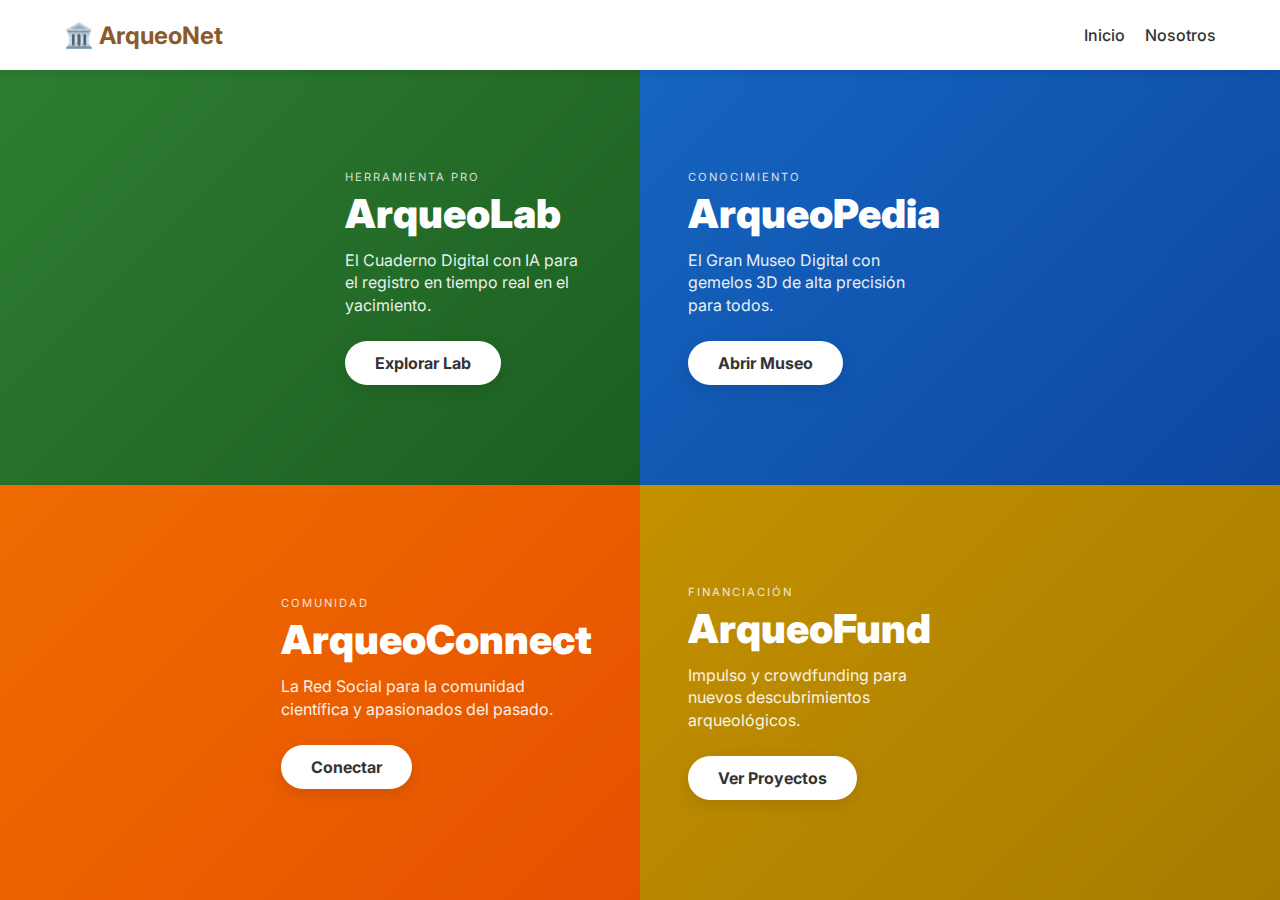
<file: Arqueonet/05-02-26/index.html>
<!DOCTYPE html>
<html lang="es">
<head>
    <meta charset="UTF-8">
    <meta name="viewport" content="width=device-width, initial-scale=1.0">
    <title>ArqueoNet - Hub Central</title>
    <link rel="stylesheet" href="style.css">
</head>
<body>
    <header>
        <nav class="navbar">
            <div class="logo">🏛️ ArqueoNet</div>
            <ul class="nav-links">
                <li><a href="#">Inicio</a></li>
                <li><a href="#">Nosotros</a></li>
            </ul>
        </nav>
    </header>

    <main class="main-grid">
        <section class="grid-item lab">
            <div class="image-side img-lab"></div>
            <div class="text-side">
                <span class="tag">Herramienta Pro</span>
                <h1>ArqueoLab</h1>
                <p>El Cuaderno Digital con IA para el registro en tiempo real en el yacimiento.</p>
                <a href="#" class="btn-visit">Explorar Lab</a>
            </div>
        </section>

        <section class="grid-item pedia">
            <div class="text-side">
                <span class="tag">Conocimiento</span>
                <h1>ArqueoPedia</h1>
                <p>El Gran Museo Digital con gemelos 3D de alta precisión para todos.</p>
                <a href="#" class="btn-visit">Abrir Museo</a>
            </div>
            <div class="image-side img-pedia"></div>
        </section>

        <section class="grid-item connect">
            <div class="image-side img-connect"></div>
            <div class="text-side">
                <span class="tag">Comunidad</span>
                <h1>ArqueoConnect</h1>
                <p>La Red Social para la comunidad científica y apasionados del pasado.</p>
                <a href="#" class="btn-visit">Conectar</a>
            </div>
        </section>

        <section class="grid-item fund">
            <div class="text-side">
                <span class="tag">Financiación</span>
                <h1>ArqueoFund</h1>
                <p>Impulso y crowdfunding para nuevos descubrimientos arqueológicos.</p>
                <a href="#" class="btn-visit">Ver Proyectos</a>
            </div>
            <div class="image-side img-fund"></div>
        </section>
    </main>
</body>
</html>
</file>
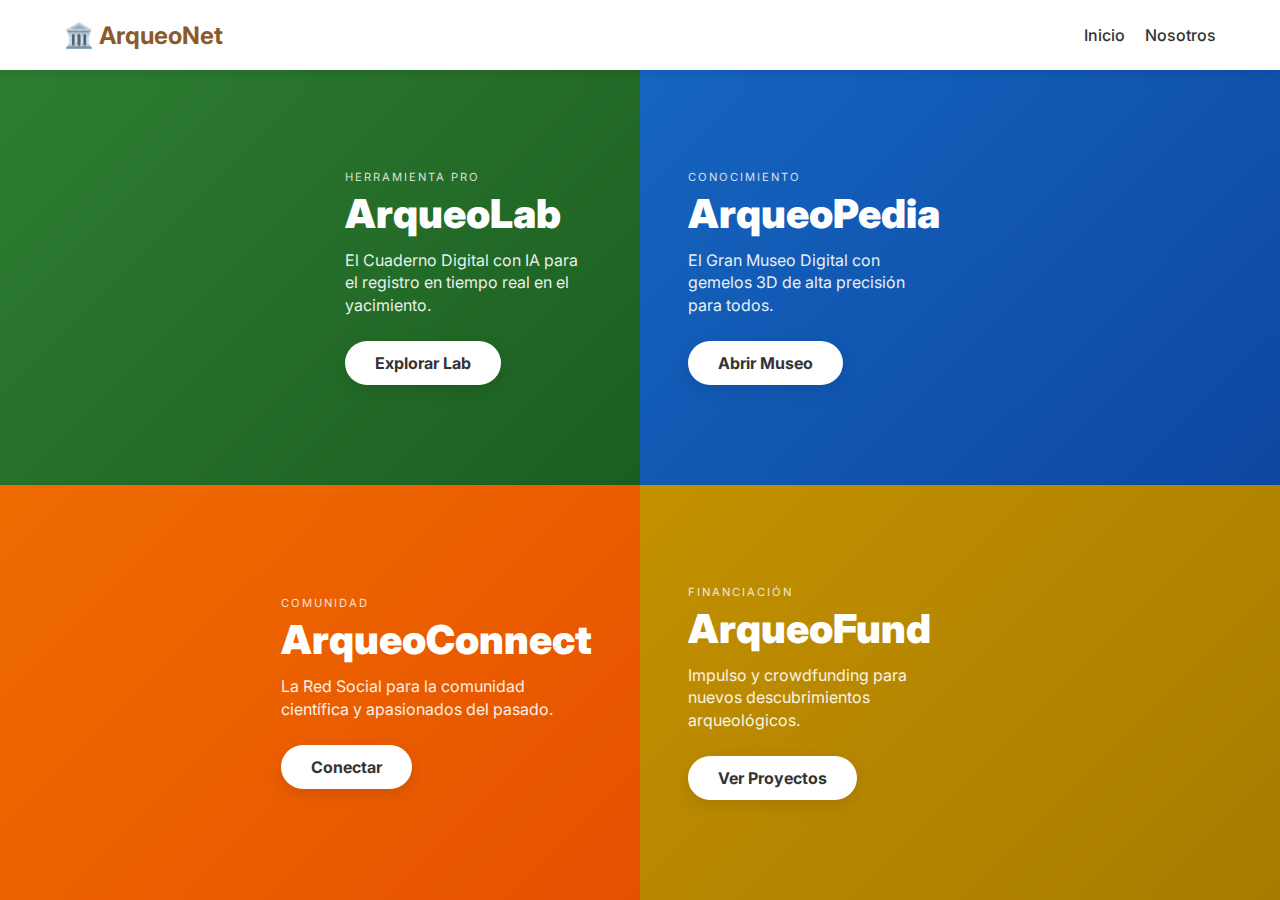
<file: Arqueonet/06-02-26/index.html>
<!DOCTYPE html>
<html lang="es">
<head>
    <meta charset="UTF-8">
    <meta name="viewport" content="width=device-width, initial-scale=1.0">
    <title>ArqueoNet - Hub Central</title>
    <link rel="stylesheet" href="style.css">
</head>
<body>
    <header>
        <nav class="navbar">
            <div class="logo">🏛️ ArqueoNet</div>
            <ul class="nav-links">
                <li><a href="#">Inicio</a></li>
                <li><a href="#">Nosotros</a></li>
            </ul>
        </nav>
    </header>

    <main class="main-grid">
        <section class="grid-item lab">
            <div class="image-side img-lab"></div>
            <div class="text-side">
                <span class="tag">Herramienta Pro</span>
                <h1>ArqueoLab</h1>
                <p>El Cuaderno Digital con IA para el registro en tiempo real en el yacimiento.</p>
                <a href="arqueolab.html" class="btn-visit">Explorar Lab</a>
            </div>
        </section>

        <section class="grid-item pedia">
            <div class="text-side">
                <span class="tag">Conocimiento</span>
                <h1>ArqueoPedia</h1>
                <p>El Gran Museo Digital con gemelos 3D de alta precisión para todos.</p>
                <a href="arqueopedia.html" class="btn-visit">Abrir Museo</a>
            </div>
            <div class="image-side img-pedia"></div>
        </section>

        <section class="grid-item connect">
            <div class="image-side img-connect"></div>
            <div class="text-side">
                <span class="tag">Comunidad</span>
                <h1>ArqueoConnect</h1>
                <p>La Red Social para la comunidad científica y apasionados del pasado.</p>
                <a href="connect.html" class="btn-visit">Conectar</a>
            </div>
        </section>

        <section class="grid-item fund">
            <div class="text-side">
                <span class="tag">Financiación</span>
                <h1>ArqueoFund</h1>
                <p>Impulso y crowdfunding para nuevos descubrimientos arqueológicos.</p>
                <a href="fund.html" class="btn-visit">Ver Proyectos</a>
            </div>
            <div class="image-side img-fund"></div>
        </section>
    </main>
</body>
</html>
</file>
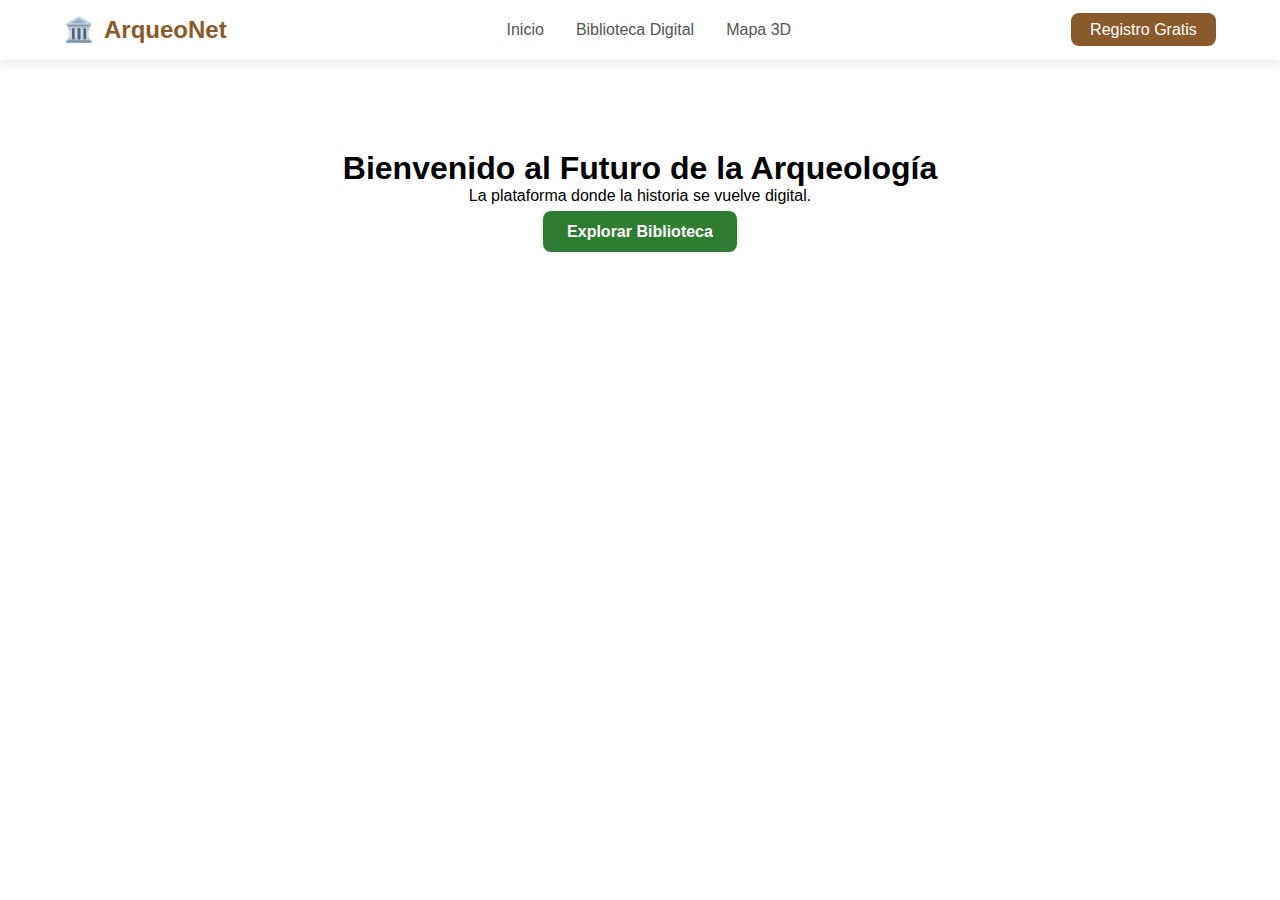
<file: Arqueonet/30-01-26/index.html>
<!DOCTYPE html>
<html lang="es">
<head>
    <meta charset="UTF-8">
    <meta name="viewport" content="width=device-width, initial-scale=1.0">
    <title>ArqueoNet - Inicio</title>
    <link rel="stylesheet" href="style.css">
</head>
<body>
    <header>
        <nav class="navbar">
            <div class="logo"><span>🏛️</span> ArqueoNet</div>
            <ul class="nav-links">
                <li><a href="index.html">Inicio</a></li>
                <li><a href="biblioteca.html">Biblioteca Digital</a></li>
                <li><a href="#">Mapa 3D</a></li>
            </ul>
            <div class="nav-buttons">
                <a href="#" class="btn-signup">Registro Gratis</a>
            </div>
        </nav>
    </header>

    <main class="container">
        <section style="text-align: center; margin-top: 50px;">
            <h1>Bienvenido al Futuro de la Arqueología</h1>
            <p>La plataforma donde la historia se vuelve digital.</p>
            <br>
            <a href="biblioteca.html" class="btn-primary" style="text-decoration: none;">Explorar Biblioteca</a>
        </section>
    </main>
</body>
</html>
</file>
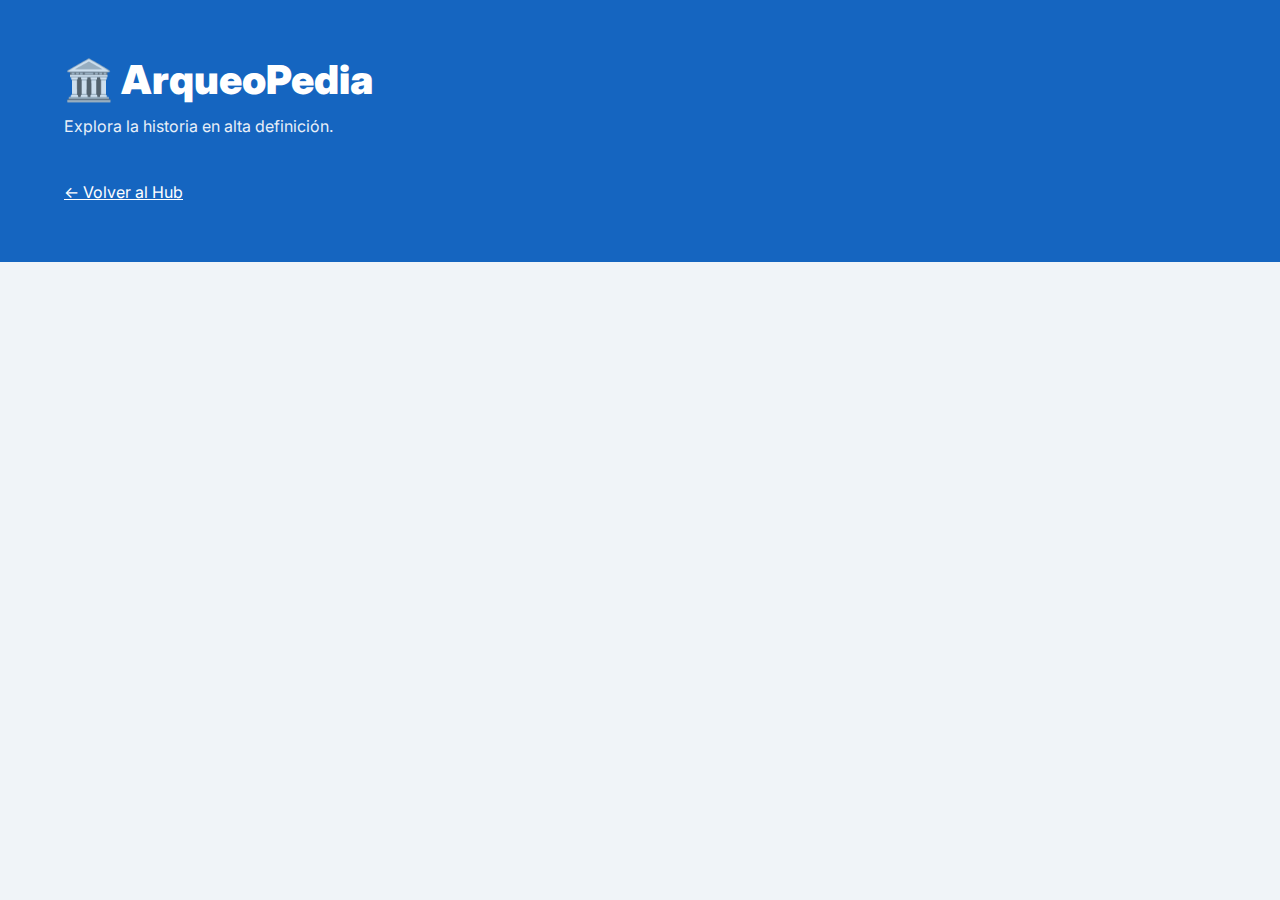
<file: Arqueonet/06-02-26/arqueopedia.html>
<!DOCTYPE html>
<html lang="es">
<head>
    <meta charset="UTF-8">
    <title>ArqueoPedia - Museo 3D</title>
    <link rel="stylesheet" href="style.css">
    <style>
        body { background: #f0f4f8; }
        .header-pedia { background: #1565c0; color: white; padding: 60px 5%; }
    </style>
</head>
<body>
    <header class="header-pedia">
        <h1>🏛️ ArqueoPedia</h1>
        <p>Explora la historia en alta definición.</p>
        <br>
        <a href="index.html" style="color: white;">← Volver al Hub</a>
    </header>
</body>
</html>
</file>
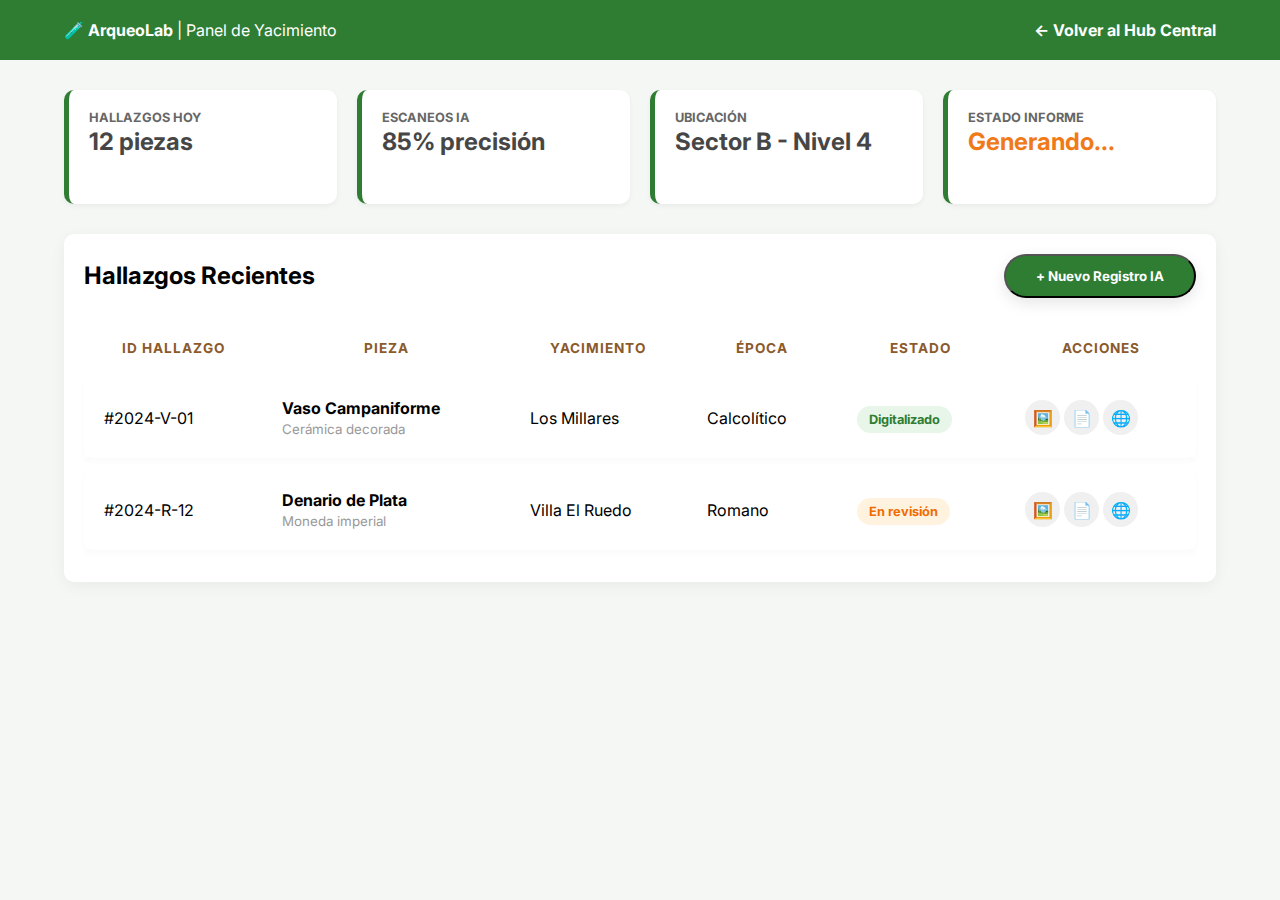
<file: Arqueonet/12-02-26/arqueolab.html>
<!DOCTYPE html>
<html lang="es">
<head>
    <meta charset="UTF-8">
    <meta name="viewport" content="width=device-width, initial-scale=1.0">
    <title>ArqueoLab - Registro Digital</title>
    <link rel="stylesheet" href="style.css">
    <style>
        body { background-color: #f4f7f4; }
        .lab-nav { background: #2e7d32; color: white; padding: 20px 5%; display: flex; justify-content: space-between; align-items: center; }
        .lab-nav a { color: white; text-decoration: none; font-weight: bold; }
        
        .stats-bar { display: grid; grid-template-columns: repeat(auto-fit, minmax(200px, 1fr)); gap: 20px; margin: 30px 5%; }
        .stat-card { background: white; padding: 20px; border-radius: 10px; box-shadow: 0 2px 5px rgba(0,0,0,0.05); border-left: 5px solid #2e7d32; }
        .stat-card h3 { font-size: 0.8rem; color: #666; text-transform: uppercase; }
        .stat-card p { font-size: 1.5rem; font-weight: bold; color: #333; }

        .table-section { margin: 0 5% 50px 5%; background: white; padding: 20px; border-radius: 10px; box-shadow: 0 4px 15px rgba(0,0,0,0.05); }
        .table-header { display: flex; justify-content: space-between; align-items: center; margin-bottom: 20px; }
    </style>
</head>
<body>

    <nav class="lab-nav">
        <div><strong>🧪 ArqueoLab</strong> | Panel de Yacimiento</div>
        <a href="index.html">← Volver al Hub Central</a>
    </nav>

    <main>
        <section class="stats-bar">
            <div class="stat-card">
                <h3>Hallazgos hoy</h3>
                <p>12 piezas</p>
            </div>
            <div class="stat-card">
                <h3>Escaneos IA</h3>
                <p>85% precisión</p>
            </div>
            <div class="stat-card">
                <h3>Ubicación</h3>
                <p>Sector B - Nivel 4</p>
            </div>
            <div class="stat-card">
                <h3>Estado Informe</h3>
                <p style="color: #ef6c00;">Generando...</p>
            </div>
        </section>

        <section class="table-section">
            <div class="table-header">
                <h2>Hallazgos Recientes</h2>
                <button class="btn-visit" onclick="toggleForm()" style="background: #2e7d32; color: white;">+ Nuevo Registro IA</button>
            </div>
            
            <table class="data-table">
                <thead>
                    <tr>
                        <th>ID Hallazgo</th>
                        <th>Pieza</th>
                        <th>Yacimiento</th>
                        <th>Época</th>
                        <th>Estado</th>
                        <th>Acciones</th>
                    </tr>
                </thead>
                <tbody>
                    <tr>
                        <td>#2024-V-01</td>
                        <td><strong>Vaso Campaniforme</strong><br><small style="color:#999">Cerámica decorada</small></td>
                        <td>Los Millares</td>
                        <td>Calcolítico</td>
                        <td><span class="badge-status status-dig">Digitalizado</span></td>
                        <td class="actions-cell">
                            <a href="#" class="btn-action-round" title="Foto">🖼️</a>
                            <a href="#" class="btn-action-round" title="Ficha">📄</a>
                            <a href="#" class="btn-action-round" title="3D">🌐</a>
                        </td>
                    </tr>
                    <tr>
                        <td>#2024-R-12</td>
                        <td><strong>Denario de Plata</strong><br><small style="color:#999">Moneda imperial</small></td>
                        <td>Villa El Ruedo</td>
                        <td>Romano</td>
                        <td><span class="badge-status status-rev">En revisión</span></td>
                        <td class="actions-cell">
                            <a href="javascript:void(0)" class="btn-action-round" 
                                onclick="verFicha('Vaso Campaniforme', 'https://images.unsplash.com/photo-1518114056416-8db323267591?auto=format&fit=crop&w=400', 'https://es.wikipedia.org/wiki/Cultura_del_vaso_campaniforme')">
                                🖼️
                            </a>
                            <a href="#" class="btn-action-round" title="Ficha">📄</a>
                            <a href="#" class="btn-action-round" title="3D">🌐</a>
                        </td>
                    </tr>
                </tbody>
            </table>
        </section>
        <section id="form-registro" class="table-section" style="display: none; border-top: 5px solid #2e7d32;">
            <h2>📝 Nuevo Registro de Hallazgo</h2>
            <br>
            <form id="nuevo-hallazgo">
                <div style="display: grid; grid-template-columns: 1fr 1fr 1fr; gap: 15px;">
                    <div>
                        <label>ID Hallazgo:</label>
                        <input type="text" id="id-pieza" placeholder="Ej: #2026-A-01" required style="width:100%; padding:8px; margin-top:5px;">
                    </div>
                    <div>
                        <label>Nombre de la Pieza:</label>
                        <input type="text" id="nombre-pieza" placeholder="Ej: Punta de flecha" required style="width:100%; padding:8px; margin-top:5px;">
                    </div>
                    <div>
                        <label>Yacimiento:</label>
                        <input type="text" id="yacimiento" placeholder="Nombre del sitio" required style="width:100%; padding:8px; margin-top:5px;">
                    </div>

                    <div>
                        <label>Unidad Estratigráfica (UE):</label>
                        <input type="text" id="ue-capa" placeholder="Ej: UE 104" required style="width:100%; padding:8px; margin-top:5px;">
                    </div>
                    <div>
                        <label>Material:</label>
                        <input type="text" id="material" placeholder="Ej: Sílex, Bronce..." style="width:100%; padding:8px; margin-top:5px;">
                    </div>
                    <div>
                        <label>Época:</label>
                        <select id="epoca" style="width:100%; padding:8px; margin-top:5px;">
                            <option>Prehistoria</option>
                            <option>Romano</option>
                            <option>Medieval</option>
                            <option>Moderno</option>
                        </select>
                    </div>

                    <div>
                        <label>Dimensiones (mm):</label>
                        <input type="text" id="dimensiones" placeholder="L x A x G" style="width:100%; padding:8px; margin-top:5px;">
                    </div>
                    <div style="grid-column: span 2;">
                        <label>Estado de Conservación:</label>
                        <select id="conservacion" style="width:100%; padding:8px; margin-top:5px;">
                            <option>Excelente (Completo)</option>
                            <option>Bueno (Fragmentado)</option>
                            <option>Regular (Requiere Limpieza)</option>
                            <option>Urgente (Riesgo de degradación)</option>
                        </select>
                    </div>
                </div>
                <br>
                <button type="submit" class="btn-visit" style="background: #2e7d32; color: white; border:none; width:100%;">Guardar Registro Científico</button>
                <button type="button" onclick="toggleForm()" style="background: none; border:none; color: red; cursor:pointer; width:100%; margin-top:10px;">Cancelar</button>
            </form>
        </section>
    </main>

<script>
    // 1. Función para mostrar/ocultar el formulario
    function toggleForm() {
        const form = document.getElementById('form-registro');
        if (form.style.display === 'none' || form.style.display === '') {
            form.style.display = 'block';
            form.scrollIntoView({ behavior: 'smooth' });
        } else {
            form.style.display = 'none';
        }
    }

    // 2. Lógica de guardado local (Solo para esta sesión)
    document.getElementById('nuevo-hallazgo').addEventListener('submit', function(e) {
        e.preventDefault();

        // Capturar todos los nuevos datos
        const datos = {
            id: document.getElementById('id-pieza').value,
            nombre: document.getElementById('nombre-pieza').value,
            yacimiento: document.getElementById('yacimiento').value,
            ue: document.getElementById('ue-capa').value,
            material: document.getElementById('material').value,
            epoca: document.getElementById('epoca').value,
            dimensiones: document.getElementById('dimensiones').value,
            conservacion: document.getElementById('conservacion').value
        };

        const tabla = document.querySelector('.data-table tbody');
        const nuevaFila = document.createElement('tr');

        // La tabla principal sigue mostrando lo básico para no saturar
        nuevaFila.innerHTML = `
            <td>${datos.id}</td>
            <td><strong>${datos.nombre}</strong><br><small style="color:#999">UE: ${datos.ue}</small></td>
            <td>${datos.yacimiento}</td>
            <td>${datos.epoca}</td>
            <td><span class="badge-status status-dig">Digitalizado</span></td>
            <td class="actions-cell">
                <a href="javascript:void(0)" class="btn-action-round" 
                onclick="verFichaCompleta('${datos.nombre}', '${datos.material}', '${datos.ue}', '${datos.dimensiones}', '${datos.conservacion}')">
                🖼️
                </a>
                <a href="#" class="btn-action-round">📄</a>
                <a href="#" class="btn-action-round">🌐</a>
            </td>
        `;

        tabla.prepend(nuevaFila);
        this.reset();
        toggleForm();
    });

    // Nueva función para ver la ficha con todos los detalles técnicos
    function verFichaCompleta(nombre, material, ue, dim, estado) {
        const modal = document.getElementById('modal-detalle');
        const body = document.getElementById('modal-body');

        body.innerHTML = `
            <h2>Ficha Técnica: ${nombre}</h2>
            <div class="ficha-grid">
                <div>
                    <img src="https://images.unsplash.com/photo-1518114056416-8db323267591?auto=format&fit=crop&w=400" class="ficha-img">
                    <p style="margin-top:10px; font-size:0.9rem; color:#666; text-align:center;">Fotogrametría automática ArqueoLab IA</p>
                </div>
                <div>
                    <h3 style="color:#2e7d32; border-bottom:1px solid #eee; padding-bottom:5px;">Contexto del Hallazgo</h3>
                    <p><strong>Unidad Estratigráfica:</strong> ${ue}</p>
                    <p><strong>Material predominante:</strong> ${material}</p>
                    <p><strong>Dimensiones:</strong> ${dim} mm</p>
                    <p><strong>Estado:</strong> ${estado}</p>
                    
                    <h3 style="color:#2e7d32; border-bottom:1px solid #eee; padding-bottom:5px; margin-top:15px;">Documentación</h3>
                    <ul class="document-list" style="list-style:none; padding:0;">
                        <li style="background:#f9f9f9; padding:8px; margin-bottom:5px; border-radius:5px;">📄 Registro_UE_${ue}.pdf</li>
                        <li style="background:#f9f9f9; padding:8px; border-radius:5px;">📊 Analisis_Material.csv</li>
                    </ul>
                </div>
            </div>
        `;
        modal.style.display = "block";
    }

    // 3. Funciones del Modal (Ficha)
    function verFicha(nombre, imagen, webReferencia) {
        const modal = document.getElementById('modal-detalle');
        const body = document.getElementById('modal-body');

        body.innerHTML = `
            <h2>Ficha de Hallazgo: ${nombre}</h2>
            <div class="ficha-grid">
                <div>
                    <img src="${imagen}" class="ficha-img" style="width:100%; border-radius:10px;">
                </div>
                <div>
                    <h3>Datos Técnicos</h3>
                    <p>Referencia: <a href="${webReferencia}" target="_blank">Enlace Externo</a></p>
                    <ul class="document-list" style="margin-top:10px; list-style:none; padding:0;">
                        <li style="background:#f0f0f0; padding:8px; margin-bottom:5px; border-radius:5px;">📄 Informe_Tecnico.pdf</li>
                        <li style="background:#f0f0f0; padding:8px; border-radius:5px;">📊 Grafica_Materiales.csv</li>
                    </ul>
                </div>
            </div>
        `;
        modal.style.display = "block";
    }

    function cerrarModal() {
        document.getElementById('modal-detalle').style.display = "none";
    }

    window.onclick = function(event) {
        const modal = document.getElementById('modal-detalle');
        if (event.target == modal) cerrarModal();
    }
</script>
    <div id="modal-detalle" class="modal">
        <div class="modal-content">
            <span class="close-modal" onclick="cerrarModal()">&times;</span>
            <div id="modal-body">
        </div>
    </div>
</div>
</body>
</html>
</file>
<file: Arqueonet/05-02-26/style.css>
/* Importar fuente moderna */
@import url('https://fonts.googleapis.com/css2?family=Inter:wght@400;700;900&display=swap');

* {
    margin: 0;
    padding: 0;
    box-sizing: border-box;
    font-family: 'Inter', sans-serif;
}

/* Navegación fija */
.navbar {
    display: flex;
    justify-content: space-between;
    align-items: center;
    background: white;
    padding: 0 5%;
    height: 70px;
    position: sticky;
    top: 0;
    z-index: 100;
    box-shadow: 0 2px 10px rgba(0,0,0,0.1);
}

.logo { font-size: 1.5rem; font-weight: bold; color: #8b5a2b; }
.nav-links { display: flex; list-style: none; gap: 20px; }
.nav-links a { text-decoration: none; color: #333; font-weight: 500; }

/* La cuadrícula de 2x2 */
.main-grid {
    display: grid;
    grid-template-columns: 1fr 1fr;
    grid-template-rows: calc(50vh - 35px) calc(50vh - 35px);
}

.grid-item {
    display: flex;
    overflow: hidden;
}

/* Lado de la Imagen */
.image-side {
    flex: 1.2;
    background-size: cover;
    background-position: center;
    transition: transform 0.8s ease;
}

.grid-item:hover .image-side {
    transform: scale(1.1); /* Efecto de zoom cuando pasas el ratón */
}

/* Fotos de Unsplash (Alta calidad) */
.img-lab { background-image: url('https://images.unsplash.com/photo-1581091226825-a6a2a5aee158?auto=format&fit=crop&w=800'); }
.img-pedia { background-image: url('https://images.unsplash.com/photo-1566127444979-b3d2b654e3d7?auto=format&fit=crop&w=800'); }
.img-connect { background-image: url('https://images.unsplash.com/photo-1529156069898-49953e39b3ac?auto=format&fit=crop&w=800'); }
.img-fund { background-image: url('https://images.unsplash.com/photo-1554224155-1696413565d3?auto=format&fit=crop&w=800'); }

/* Lado del Texto con degradados */
.text-side {
    flex: 1;
    padding: 3rem;
    display: flex;
    flex-direction: column;
    justify-content: center;
    color: white;
}

.lab { background: linear-gradient(135deg, #2e7d32, #1b5e20); }
.pedia { background: linear-gradient(135deg, #1565c0, #0d47a1); }
.connect { background: linear-gradient(135deg, #ef6c00, #e65100); }
.fund { background: linear-gradient(135deg, #c49000, #a67c00); }

.tag { font-size: 0.7rem; text-transform: uppercase; letter-spacing: 2px; margin-bottom: 10px; opacity: 0.8; }
h1 { font-size: 2.5rem; font-weight: 900; line-height: 1; margin-bottom: 15px; }
p { font-size: 1rem; opacity: 0.9; margin-bottom: 25px; line-height: 1.4; }

/* Botones redondeados */
.btn-visit {
    width: fit-content;
    padding: 12px 30px;
    background: white;
    color: #333;
    text-decoration: none;
    font-weight: bold;
    border-radius: 50px;
    transition: 0.3s;
    box-shadow: 0 5px 15px rgba(0,0,0,0.1);
}

.btn-visit:hover {
    background: #333;
    color: white;
    transform: translateY(-3px);
}

/* Ajuste para que se vea bien en móviles */
@media (max-width: 900px) {
    .main-grid { grid-template-columns: 1fr; grid-template-rows: auto; }
    .grid-item { height: 400px; }
    h1 { font-size: 2rem; }
}
</file>
<file: Arqueonet/06-02-26/style.css>
/* Importar fuente moderna */
@import url('https://fonts.googleapis.com/css2?family=Inter:wght@400;700;900&display=swap');

* {
    margin: 0;
    padding: 0;
    box-sizing: border-box;
    font-family: 'Inter', sans-serif;
}

/* Navegación fija */
.navbar {
    display: flex;
    justify-content: space-between;
    align-items: center;
    background: white;
    padding: 0 5%;
    height: 70px;
    position: sticky;
    top: 0;
    z-index: 100;
    box-shadow: 0 2px 10px rgba(0,0,0,0.1);
}

.logo { font-size: 1.5rem; font-weight: bold; color: #8b5a2b; }
.nav-links { display: flex; list-style: none; gap: 20px; }
.nav-links a { text-decoration: none; color: #333; font-weight: 500; }

/* La cuadrícula de 2x2 */
.main-grid {
    display: grid;
    grid-template-columns: 1fr 1fr;
    grid-template-rows: calc(50vh - 35px) calc(50vh - 35px);
}

.grid-item {
    display: flex;
    overflow: hidden;
}

/* Lado de la Imagen */
.image-side {
    flex: 1.2;
    background-size: cover;
    background-position: center;
    transition: transform 0.8s ease;
}

.grid-item:hover .image-side {
    transform: scale(1.1); /* Efecto de zoom cuando pasas el ratón */
}

/* Fotos de Unsplash (Alta calidad) */
.img-lab { background-image: url('https://images.unsplash.com/photo-1581091226825-a6a2a5aee158?auto=format&fit=crop&w=800'); }
.img-pedia { background-image: url('https://images.unsplash.com/photo-1566127444979-b3d2b654e3d7?auto=format&fit=crop&w=800'); }
.img-connect { background-image: url('https://images.unsplash.com/photo-1529156069898-49953e39b3ac?auto=format&fit=crop&w=800'); }
.img-fund { background-image: url('https://images.unsplash.com/photo-1554224155-1696413565d3?auto=format&fit=crop&w=800'); }

/* Lado del Texto con degradados */
.text-side {
    flex: 1;
    padding: 3rem;
    display: flex;
    flex-direction: column;
    justify-content: center;
    color: white;
}

.lab { background: linear-gradient(135deg, #2e7d32, #1b5e20); }
.pedia { background: linear-gradient(135deg, #1565c0, #0d47a1); }
.connect { background: linear-gradient(135deg, #ef6c00, #e65100); }
.fund { background: linear-gradient(135deg, #c49000, #a67c00); }

.tag { font-size: 0.7rem; text-transform: uppercase; letter-spacing: 2px; margin-bottom: 10px; opacity: 0.8; }
h1 { font-size: 2.5rem; font-weight: 900; line-height: 1; margin-bottom: 15px; }
p { font-size: 1rem; opacity: 0.9; margin-bottom: 25px; line-height: 1.4; }

/* Botones redondeados */
.btn-visit {
    width: fit-content;
    padding: 12px 30px;
    background: white;
    color: #333;
    text-decoration: none;
    font-weight: bold;
    border-radius: 50px;
    transition: 0.3s;
    box-shadow: 0 5px 15px rgba(0,0,0,0.1);
}

.btn-visit:hover {
    background: #333;
    color: white;
    transform: translateY(-3px);
}

/* Ajuste para que se vea bien en móviles */
@media (max-width: 900px) {
    .main-grid { grid-template-columns: 1fr; grid-template-rows: auto; }
    .grid-item { height: 400px; }
    h1 { font-size: 2rem; }
}

/* Nueva estética para la lista de hallazgos */
.data-table {
    width: 100%;
    border-collapse: separate;
    border-spacing: 0 12px; /* Espacio entre filas */
}

.data-table thead th {
    background: none;
    color: #8b5a2b;
    font-size: 0.85rem;
    text-transform: uppercase;
    letter-spacing: 1px;
    padding: 10px 20px;
    border: none;
}

.data-table tbody tr {
    background-color: white;
    box-shadow: 0 4px 6px rgba(0,0,0,0.02);
    transition: all 0.3s ease;
}

.data-table tbody tr:hover {
    transform: translateY(-3px);
    box-shadow: 0 8px 15px rgba(0,0,0,0.08);
}

.data-table td {
    padding: 20px;
    border: none;
}

/* Redondear las esquinas de las filas */
.data-table td:first-child { border-radius: 12px 0 0 12px; }
.data-table td:last-child { border-radius: 0 12px 12px 0; }

/* Etiquetas de estado bonitas */
.badge-status {
    padding: 6px 12px;
    border-radius: 20px;
    font-size: 0.8rem;
    font-weight: bold;
}
.status-dig { background: #e8f5e9; color: #2e7d32; }
.status-rev { background: #fff3e0; color: #ef6c00; }

/* Botones de acción con estilo circular */
.btn-action-round {
    display: inline-flex;
    align-items: center;
    justify-content: center;
    width: 35px;
    height: 35px;
    background: #f0f0f0;
    border-radius: 50%;
    text-decoration: none;
    transition: 0.2s;
}
.btn-action-round:hover { background: #2e7d32; color: white !important; }

/* Estilos del Modal */
.modal {
    display: none; 
    position: fixed;
    z-index: 2000;
    left: 0; top: 0;
    width: 100%; height: 100%;
    background-color: rgba(0,0,0,0.7);
    backdrop-filter: blur(5px); /* Efecto de cristal esmerilado */
}

.modal-content {
    background-color: white;
    margin: 5% auto;
    padding: 30px;
    border-radius: 20px;
    width: 60%;
    max-width: 800px;
    box-shadow: 0 20px 40px rgba(0,0,0,0.3);
    position: relative;
    animation: slideDown 0.4s ease;
}

@keyframes slideDown {
    from { transform: translateY(-50px); opacity: 0; }
    to { transform: translateY(0); opacity: 1; }
}

.close-modal {
    position: absolute;
    right: 20px; top: 15px;
    font-size: 28px;
    cursor: pointer;
    color: #999;
}

/* Diseño interno de la ficha */
.ficha-grid {
    display: grid;
    grid-template-columns: 1fr 1fr;
    gap: 30px;
    margin-top: 20px;
}

.ficha-img {
    width: 100%;
    border-radius: 10px;
    object-fit: cover;
}

.document-list {
    list-style: none;
    margin-top: 15px;
}

.document-list li {
    padding: 10px;
    background: #f8f9fa;
    margin-bottom: 5px;
    border-radius: 5px;
    font-size: 0.9rem;
    display: flex;
    justify-content: space-between;
}
</file>
<file: Arqueonet/30-01-26/style.css>
/* Estilos Base */
* { margin: 0; padding: 0; box-sizing: border-box; font-family: 'Segoe UI', sans-serif; }
.bg-light { background-color: #f8f9fa; }
.container { padding: 40px 5%; }

/* Navegación */
.navbar {
    display: flex;
    justify-content: space-between;
    align-items: center;
    background-color: #ffffff;
    padding: 1rem 5%;
    box-shadow: 0 2px 10px rgba(0,0,0,0.1);
}
.logo { font-size: 1.5rem; font-weight: bold; color: #8b5a2b; display: flex; align-items: center; gap: 10px; }
.nav-links { display: flex; list-style: none; gap: 2rem; }
.nav-links a { text-decoration: none; color: #555; font-weight: 500; }

/* Botones y Etiquetas */
.btn-primary { background-color: #2e7d32; color: white; padding: 12px 24px; border-radius: 8px; border: none; font-weight: bold; cursor: pointer; }
.btn-signup { text-decoration: none; background-color: #8b5a2b; color: white; padding: 0.5rem 1.2rem; border-radius: 8px; }
.status-ok { color: #2e7d32; font-weight: bold; }
.status-wait { color: #f57c00; font-weight: bold; }

/* Tabla */
.section-header { display: flex; justify-content: space-between; align-items: center; margin-bottom: 30px; }
.table-container { background: white; border-radius: 10px; overflow-x: auto; box-shadow: 0 4px 15px rgba(0,0,0,0.05); }
.data-table { width: 100%; border-collapse: collapse; text-align: left; }
.data-table th, .data-table td { padding: 15px 20px; border-bottom: 1px solid #eee; }
.data-table th { background-color: #fcfaf7; color: #8b5a2b; }

/* Acciones */
.actions-cell { display: flex; gap: 15px; }
.btn-icon { text-decoration: none; font-size: 1.2rem; cursor: pointer; transition: 0.2s; }
.btn-icon:hover { transform: scale(1.2); }
</file>
<file: Arqueonet/12-02-26/style.css>
/* Importar fuente moderna */
@import url('https://fonts.googleapis.com/css2?family=Inter:wght@400;700;900&display=swap');

* {
    margin: 0;
    padding: 0;
    box-sizing: border-box;
    font-family: 'Inter', sans-serif;
}

/* Navegación fija */
.navbar {
    display: flex;
    justify-content: space-between;
    align-items: center;
    background: white;
    padding: 0 5%;
    height: 70px;
    position: sticky;
    top: 0;
    z-index: 100;
    box-shadow: 0 2px 10px rgba(0,0,0,0.1);
}

.logo { font-size: 1.5rem; font-weight: bold; color: #8b5a2b; }
.nav-links { display: flex; list-style: none; gap: 20px; }
.nav-links a { text-decoration: none; color: #333; font-weight: 500; }

/* La cuadrícula de 2x2 */
.main-grid {
    display: grid;
    grid-template-columns: 1fr 1fr;
    grid-template-rows: calc(50vh - 35px) calc(50vh - 35px);
}

.grid-item {
    display: flex;
    overflow: hidden;
}

/* Lado de la Imagen */
.image-side {
    flex: 1.2;
    background-size: cover;
    background-position: center;
    transition: transform 0.8s ease;
}

.grid-item:hover .image-side {
    transform: scale(1.1); /* Efecto de zoom cuando pasas el ratón */
}

/* Fotos de Unsplash (Alta calidad) */
.img-lab { background-image: url('https://images.unsplash.com/photo-1581091226825-a6a2a5aee158?auto=format&fit=crop&w=800'); }
.img-pedia { background-image: url('https://images.unsplash.com/photo-1566127444979-b3d2b654e3d7?auto=format&fit=crop&w=800'); }
.img-connect { background-image: url('https://images.unsplash.com/photo-1529156069898-49953e39b3ac?auto=format&fit=crop&w=800'); }
.img-fund { background-image: url('https://images.unsplash.com/photo-1554224155-1696413565d3?auto=format&fit=crop&w=800'); }

/* Lado del Texto con degradados */
.text-side {
    flex: 1;
    padding: 3rem;
    display: flex;
    flex-direction: column;
    justify-content: center;
    color: white;
}

.lab { background: linear-gradient(135deg, #2e7d32, #1b5e20); }
.pedia { background: linear-gradient(135deg, #1565c0, #0d47a1); }
.connect { background: linear-gradient(135deg, #ef6c00, #e65100); }
.fund { background: linear-gradient(135deg, #c49000, #a67c00); }

.tag { font-size: 0.7rem; text-transform: uppercase; letter-spacing: 2px; margin-bottom: 10px; opacity: 0.8; }
h1 { font-size: 2.5rem; font-weight: 900; line-height: 1; margin-bottom: 15px; }
p { font-size: 1rem; opacity: 0.9; margin-bottom: 25px; line-height: 1.4; }

/* Botones redondeados */
.btn-visit {
    width: fit-content;
    padding: 12px 30px;
    background: white;
    color: #333;
    text-decoration: none;
    font-weight: bold;
    border-radius: 50px;
    transition: 0.3s;
    box-shadow: 0 5px 15px rgba(0,0,0,0.1);
}

.btn-visit:hover {
    background: #333;
    color: white;
    transform: translateY(-3px);
}

/* Ajuste para que se vea bien en móviles */
@media (max-width: 900px) {
    .main-grid { grid-template-columns: 1fr; grid-template-rows: auto; }
    .grid-item { height: 400px; }
    h1 { font-size: 2rem; }
}

/* Nueva estética para la lista de hallazgos */
.data-table {
    width: 100%;
    border-collapse: separate;
    border-spacing: 0 12px; /* Espacio entre filas */
}

.data-table thead th {
    background: none;
    color: #8b5a2b;
    font-size: 0.85rem;
    text-transform: uppercase;
    letter-spacing: 1px;
    padding: 10px 20px;
    border: none;
}

.data-table tbody tr {
    background-color: white;
    box-shadow: 0 4px 6px rgba(0,0,0,0.02);
    transition: all 0.3s ease;
}

.data-table tbody tr:hover {
    transform: translateY(-3px);
    box-shadow: 0 8px 15px rgba(0,0,0,0.08);
}

.data-table td {
    padding: 20px;
    border: none;
}

/* Redondear las esquinas de las filas */
.data-table td:first-child { border-radius: 12px 0 0 12px; }
.data-table td:last-child { border-radius: 0 12px 12px 0; }

/* Etiquetas de estado bonitas */
.badge-status {
    padding: 6px 12px;
    border-radius: 20px;
    font-size: 0.8rem;
    font-weight: bold;
}
.status-dig { background: #e8f5e9; color: #2e7d32; }
.status-rev { background: #fff3e0; color: #ef6c00; }

/* Botones de acción con estilo circular */
.btn-action-round {
    display: inline-flex;
    align-items: center;
    justify-content: center;
    width: 35px;
    height: 35px;
    background: #f0f0f0;
    border-radius: 50%;
    text-decoration: none;
    transition: 0.2s;
}
.btn-action-round:hover { background: #2e7d32; color: white !important; }

/* Estilos del Modal */
.modal {
    display: none; 
    position: fixed;
    z-index: 2000;
    left: 0; top: 0;
    width: 100%; height: 100%;
    background-color: rgba(0,0,0,0.7);
    backdrop-filter: blur(5px); /* Efecto de cristal esmerilado */
}

.modal-content {
    background-color: white;
    margin: 5% auto;
    padding: 30px;
    border-radius: 20px;
    width: 60%;
    max-width: 800px;
    box-shadow: 0 20px 40px rgba(0,0,0,0.3);
    position: relative;
    animation: slideDown 0.4s ease;
}

@keyframes slideDown {
    from { transform: translateY(-50px); opacity: 0; }
    to { transform: translateY(0); opacity: 1; }
}

.close-modal {
    position: absolute;
    right: 20px; top: 15px;
    font-size: 28px;
    cursor: pointer;
    color: #999;
}

/* Diseño interno de la ficha */
.ficha-grid {
    display: grid;
    grid-template-columns: 1fr 1fr;
    gap: 30px;
    margin-top: 20px;
}

.ficha-img {
    width: 100%;
    border-radius: 10px;
    object-fit: cover;
}

.document-list {
    list-style: none;
    margin-top: 15px;
}

.document-list li {
    padding: 10px;
    background: #f8f9fa;
    margin-bottom: 5px;
    border-radius: 5px;
    font-size: 0.9rem;
    display: flex;
    justify-content: space-between;
}
</file>
